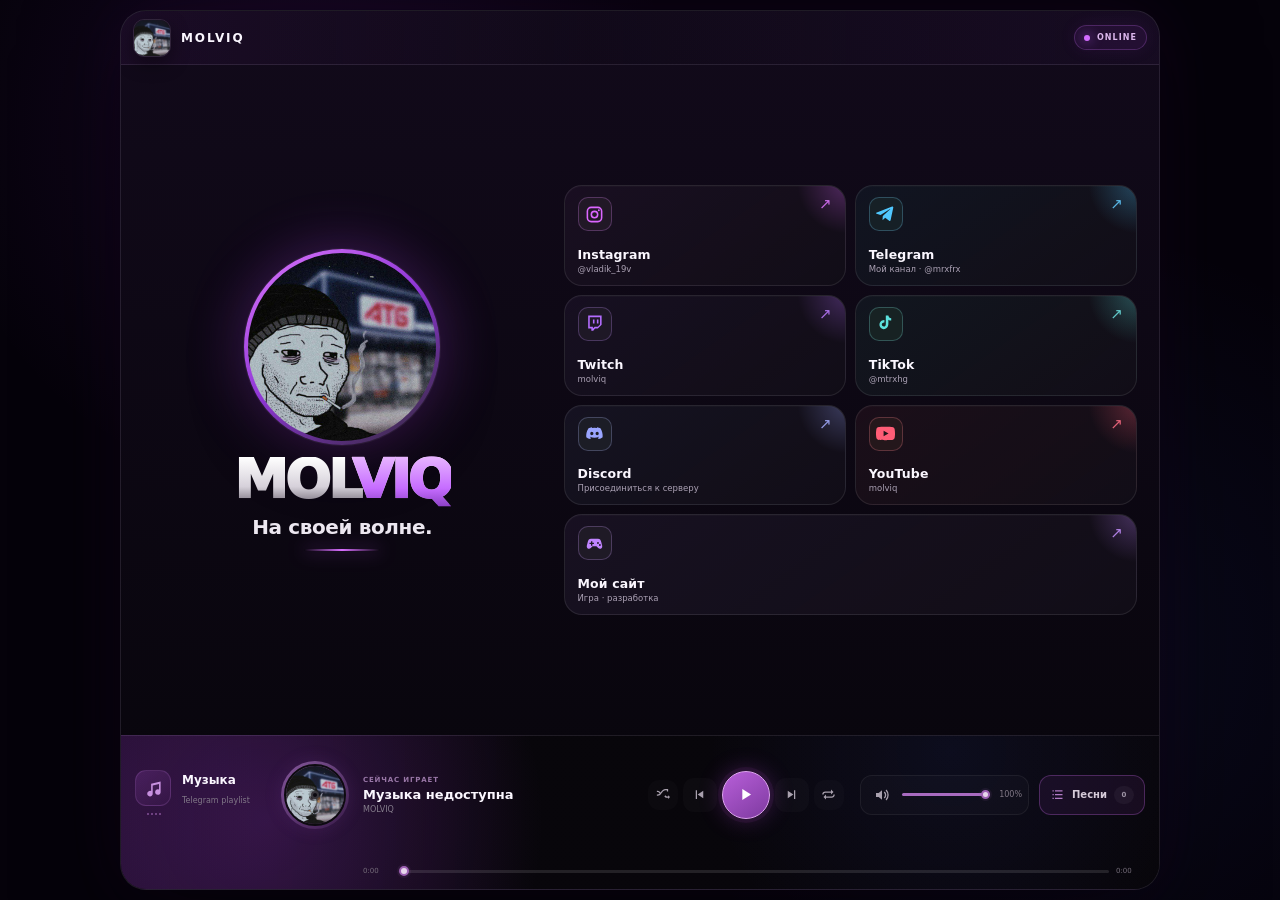
<file: index.html>
<!doctype html>
<html lang="ru">
<head>
<meta charset="utf-8">
<meta name="viewport" content="width=device-width,initial-scale=1,viewport-fit=cover">
<meta name="theme-color" content="#050306">
<title>MOLVIQ</title>
<link rel="icon" href="favicon.ico">
<link rel="icon" type="image/png" sizes="32x32" href="favicon-32.png">
<link rel="icon" type="image/png" sizes="64x64" href="favicon-64.png">
<link rel="apple-touch-icon" href="apple-touch-icon.png">
<link rel="stylesheet" href="style.css">
</head>
<body>
<main class="app">
  <header class="topbar">
    <div class="top-id"><img src="profile.jpg" alt=""><strong>MOLVIQ</strong></div>
    <div class="online">ONLINE</div>
  </header>

  <section class="content">
    <div class="profile">
      <div class="avatar-frame"><img src="profile.jpg" alt="Molviq"></div>
      <h1>MOL<span>VIQ</span></h1>
      <p class="phrase">На своей волне.</p>
    </div>

    <div class="links">
      <a class="social instagram" href="https://www.instagram.com/vladik_19v/" target="_blank" rel="noopener" aria-label="Instagram">
        <div class="social-head"><div class="icon"><svg viewBox="0 0 24 24"><path d="M7.75 2h8.5A5.76 5.76 0 0 1 22 7.75v8.5A5.76 5.76 0 0 1 16.25 22h-8.5A5.76 5.76 0 0 1 2 16.25v-8.5A5.76 5.76 0 0 1 7.75 2Zm0 2A3.75 3.75 0 0 0 4 7.75v8.5A3.75 3.75 0 0 0 7.75 20h8.5A3.75 3.75 0 0 0 20 16.25v-8.5A3.75 3.75 0 0 0 16.25 4h-8.5ZM17.5 5.5A1.25 1.25 0 1 1 17.5 8a1.25 1.25 0 0 1 0-2.5ZM12 7a5 5 0 1 1 0 10 5 5 0 0 1 0-10Zm0 2a3 3 0 1 0 0 6 3 3 0 0 0 0-6Z"/></svg></div><span class="arrow">↗</span></div>
        <div><strong>Instagram</strong><small>@vladik_19v</small></div>
      </a>

      <a class="social telegram" href="https://t.me/musiccloudtg" target="_blank" rel="noopener" aria-label="Telegram">
        <div class="social-head"><div class="icon"><svg viewBox="0 0 24 24"><path d="M21.8 3.6 18.5 19c-.25 1.08-.92 1.35-1.86.84l-5-3.69-2.41 2.32c-.27.27-.49.49-1 .49l.36-5.1 9.28-8.39c.4-.36-.09-.56-.63-.2L5.77 12.5.83 10.96c-1.08-.34-1.1-1.08.23-1.6L20.4 1.9c.9-.33 1.69.2 1.4 1.7Z"/></svg></div><span class="arrow">↗</span></div>
        <div><strong>Telegram</strong><small>Мой канал · @mrxfrx</small></div>
      </a>

      <a class="social twitch" href="https://www.twitch.tv/molviq29" target="_blank" rel="noopener" aria-label="Twitch">
        <div class="social-head"><div class="icon"><svg viewBox="0 0 24 24"><path d="M4 2h17v11.5l-4.8 4.8h-3.5L10.4 21H8v-2.7H4V2Zm2 2v12h4v2.2l2.2-2.2h4L19 13.2V4H6Zm4 3h2v5h-2V7Zm5 0h2v5h-2V7Z"/></svg></div><span class="arrow">↗</span></div>
        <div><strong>Twitch</strong><small>molviq</small></div>
      </a>

      <a class="social tiktok" href="https://www.tiktok.com/@mtrxhg" target="_blank" rel="noopener" aria-label="TikTok">
        <div class="social-head"><div class="icon"><svg viewBox="0 0 24 24"><path d="M15.6 2c.35 2.02 1.54 3.23 3.62 3.39V8.2c-1.2.12-2.25-.28-3.58-1.08v5.35c0 6.8-7.42 8.92-10.4 4.05-1.91-3.13-.74-8.62 5.4-8.84v2.97c-.46.07-.95.18-1.39.33-1.34.45-2.1 1.29-1.89 2.72.4 2.75 5.45 3.56 5.03-1.81V2h3.21Z"/></svg></div><span class="arrow">↗</span></div>
        <div><strong>TikTok</strong><small>@mtrxhg</small></div>
      </a>

      <a class="social discord" href="https://discord.gg/qMHVXrs7yF" target="_blank" rel="noopener" aria-label="Discord">
        <div class="social-head"><div class="icon"><svg viewBox="0 0 24 24"><path d="M19.5 5.34A16.3 16.3 0 0 0 15.44 4l-.5 1.02a15.4 15.4 0 0 0-5.87 0L8.55 4A16.44 16.44 0 0 0 4.5 5.35C1.93 9.17 1.24 12.9 1.6 16.58a16.7 16.7 0 0 0 4.98 2.52l1.2-1.64a10.8 10.8 0 0 1-1.88-.9l.46-.36c3.62 1.68 7.55 1.68 11.13 0l.46.36c-.6.35-1.23.65-1.88.9l1.2 1.64a16.64 16.64 0 0 0 4.98-2.52c.43-4.27-.74-7.96-2.75-11.24ZM8.62 14.32c-1.09 0-1.98-1-1.98-2.22 0-1.23.87-2.22 1.98-2.22 1.12 0 2.01 1 1.99 2.22 0 1.22-.88 2.22-1.99 2.22Zm6.76 0c-1.09 0-1.98-1-1.98-2.22 0-1.23.87-2.22 1.98-2.22 1.12 0 2.01 1 1.99 2.22 0 1.22-.87 2.22-1.99 2.22Z"/></svg></div><span class="arrow">↗</span></div>
        <div><strong>Discord</strong><small>Присоединиться к серверу</small></div>
      </a>

      <a class="social youtube" href="https://www.youtube.com/@Molviq29" target="_blank" rel="noopener" aria-label="YouTube">
        <div class="social-head"><div class="icon"><svg viewBox="0 0 24 24"><path d="M23.5 6.2a3 3 0 0 0-2.1-2.1C19.55 3.6 12 3.6 12 3.6s-7.55 0-9.4.5A3 3 0 0 0 .5 6.2 31.1 31.1 0 0 0 0 12a31.1 31.1 0 0 0 .5 5.8 3 3 0 0 0 2.1 2.1c1.85.5 9.4.5 9.4.5s7.55 0 9.4-.5a3 3 0 0 0 2.1-2.1A31.1 31.1 0 0 0 24 12a31.1 31.1 0 0 0-.5-5.8ZM9.6 15.6V8.4L15.8 12l-6.2 3.6Z"/></svg></div><span class="arrow">↗</span></div>
        <div><strong>YouTube</strong><small>molviq</small></div>
      </a>

      <a class="social game" href="https://papachiz-game-7948828570.papachiz-music.workers.dev/" target="_blank" rel="noopener" aria-label="Мой сайт с игрой">
        <div class="social-head"><div class="icon"><svg viewBox="0 0 24 24"><path d="M7.5 6h9c2.1 0 3.4 1.4 4.2 4.6l1 4.2c.8 3.2-2.9 5.2-5 3l-2.3-2.4H9.6l-2.3 2.4c-2.1 2.2-5.8.2-5-3l1-4.2C4.1 7.4 5.4 6 7.5 6Zm.1 3v2H5.7v1.7h1.9v2h1.7v-2h2v-1.7h-2V9H7.6Zm8.8 1.2a1.2 1.2 0 1 0 0 2.4 1.2 1.2 0 0 0 0-2.4Zm2.4 2.4a1.2 1.2 0 1 0 0 2.4 1.2 1.2 0 0 0 0-2.4Z"/></svg></div><span class="arrow">↗</span></div>
        <div><strong>Мой сайт</strong><small>Игра · разработка</small></div>
      </a>
    </div>
  </section>

  <section class="musicbar" aria-label="Музыкальный плеер">
    <div class="music-brand">
      <span class="music-app-icon" aria-hidden="true">
        <svg viewBox="0 0 24 24"><path d="M9 4v11.3A3.5 3.5 0 1 0 11 18V8.2l8-2V13.3A3.5 3.5 0 1 0 21 16V3L9 6V4Z"/></svg>
      </span>
      <div>
        <strong>Музыка</strong>
        <small>Telegram playlist</small>
      </div>
      <span class="eq" id="eq" aria-hidden="true"><i></i><i></i><i></i><i></i></span>
    </div>

    <div class="disc-wrap">
      <img class="cover disc" id="cover" src="profile.jpg" alt="Обложка трека">
      <span class="disc-hole" aria-hidden="true"></span>
    </div>

    <div class="song-meta">
      <small class="song-kicker">СЕЙЧАС ИГРАЕТ</small>
      <strong id="title">Загрузка плейлиста…</strong>
      <span id="artist">MOLVIQ</span>
    </div>

    <div class="transport">
      <button id="shuffle" class="icon-btn tiny" aria-label="Перемешать" title="Перемешать">
        <svg viewBox="0 0 24 24"><path d="M17 3h4v4h-2V5h-2c-2.8 0-4.3 1.8-5.9 4-1.7 2.4-3.7 5-7.1 5H3v-2h1c2.4 0 3.8-1.8 5.5-4C11.2 5.7 13.3 3 17 3ZM3 6h1c2.3 0 3.7 1.3 5 3l-1.2 1.7C6.5 9 5.5 8 4 8H3V6Zm13.5 7.3c.8 1 1.6 1.7 2.5 1.7h2v-2l3 3-3 3v-2h-2c-1.8 0-3-.9-4-2l1.5-1.7Z"/></svg>
      </button>
      <button id="prev" class="icon-btn" aria-label="Предыдущий трек" title="Предыдущий">
        <svg viewBox="0 0 24 24"><path d="M6 5h2v14H6V5Zm12 1v12l-9-6 9-6Z"/></svg>
      </button>
      <button id="play" class="play-main" aria-label="Воспроизвести" title="Воспроизвести">
        <svg viewBox="0 0 24 24"><path d="M8 5v14l11-7L8 5Z"/></svg>
      </button>
      <button id="next" class="icon-btn" aria-label="Следующий трек" title="Следующий">
        <svg viewBox="0 0 24 24"><path d="M16 5h2v14h-2V5ZM6 6l9 6-9 6V6Z"/></svg>
      </button>
      <button id="repeat" class="icon-btn tiny repeat-button" aria-label="Повтор выключен" title="Повтор выключен">
        <svg viewBox="0 0 24 24"><path d="M7 7h9V4l4 4-4 4V9H7a3 3 0 0 0-3 3H2a5 5 0 0 1 5-5Zm10 10H8v3l-4-4 4-4v3h9a3 3 0 0 0 3-3h2a5 5 0 0 1-5 5Z"/></svg>
        <span class="repeat-one" id="repeat-one" hidden>1</span>
      </button>
    </div>

    <div class="right-controls">
      <div class="volume-control">
        <button id="mute" class="icon-btn volume-button" type="button" aria-label="Выключить звук" title="Выключить звук">
          <svg class="volume-on" viewBox="0 0 24 24"><path d="M3 9v6h4l5 4V5L7 9H3Zm11.7-.8a5 5 0 0 1 0 7.6l1.3 1.5a7 7 0 0 0 0-10.6l-1.3 1.5Zm2.7-3a10 10 0 0 1 0 13.6l1.4 1.4a12 12 0 0 0 0-16.4l-1.4 1.4Z"/></svg>
          <svg class="volume-off" viewBox="0 0 24 24" hidden><path d="M3 9v6h4l5 4V5L7 9H3Zm12.3 1.3-1.4 1.4 2.3 2.3-2.3 2.3 1.4 1.4 2.3-2.3 2.3 2.3 1.4-1.4-2.3-2.3 2.3-2.3-1.4-1.4-2.3 2.3-2.3-2.3Z"/></svg>
        </button>
        <input id="volume" class="clean-range volume-range" type="range" min="0" max="1" value="1" step="0.01" aria-label="Громкость">
        <span id="volume-value">100%</span>
      </div>

      <button class="songs-pill" id="songs-open" type="button">
        <svg viewBox="0 0 24 24"><path d="M4 5h2v2H4V5Zm4 0h12v2H8V5ZM4 11h2v2H4v-2Zm4 0h12v2H8v-2ZM4 17h2v2H4v-2Zm4 0h12v2H8v-2Z"/></svg>
        <span>Песни</span>
        <b id="track-count">0</b>
      </button>
    </div>

    <div class="seek-line">
      <span id="current">0:00</span>
      <input id="seek" class="clean-range seek-range" type="range" min="0" max="1" value="0" step="0.1" aria-label="Позиция трека">
      <span id="duration">0:00</span>
    </div>
  </section>

  <div class="playlist" id="playlist" hidden>
    <div class="playlist-card">
      <div class="playlist-top"><div><strong>Список песен</strong><small id="playlist-count">0 треков</small></div><button id="songs-close" aria-label="Закрыть">×</button></div>
      <ol id="track-list"><li class="empty">Загрузка…</li></ol>
    </div>
  </div>
</main>
<audio id="audio" preload="metadata"></audio>
<script src="app.js"></script>
</body>
</html>
</file>
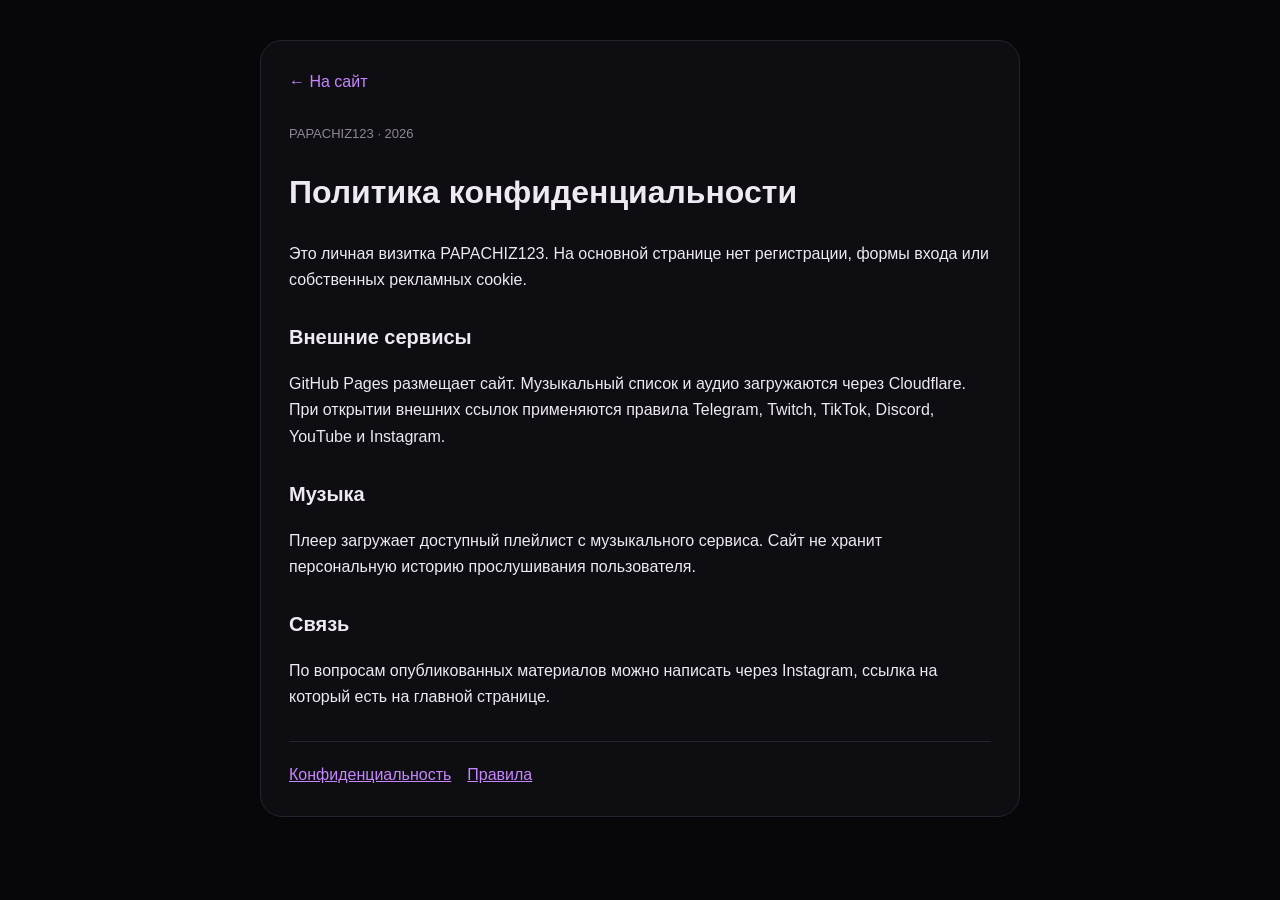
<file: privacy.html>
<!doctype html><html lang="ru"><head><meta charset="utf-8"><meta name="viewport" content="width=device-width,initial-scale=1"><title>Конфиденциальность — PAPACHIZ123</title><link rel="stylesheet" href="legal.css"></head><body><main class="legal"><a class="back" href="./">← На сайт</a><p class="meta">PAPACHIZ123 · 2026</p><h1>Политика конфиденциальности</h1><p>Это личная визитка PAPACHIZ123. На основной странице нет регистрации, формы входа или собственных рекламных cookie.</p><h2>Внешние сервисы</h2><p>GitHub Pages размещает сайт. Музыкальный список и аудио загружаются через Cloudflare. При открытии внешних ссылок применяются правила Telegram, Twitch, TikTok, Discord, YouTube и Instagram.</p><h2>Музыка</h2><p>Плеер загружает доступный плейлист с музыкального сервиса. Сайт не хранит персональную историю прослушивания пользователя.</p><h2>Связь</h2><p>По вопросам опубликованных материалов можно написать через Instagram, ссылка на который есть на главной странице.</p><nav class="links"><a href="privacy.html">Конфиденциальность</a><a href="terms.html">Правила</a></nav></main></body></html>
</file>
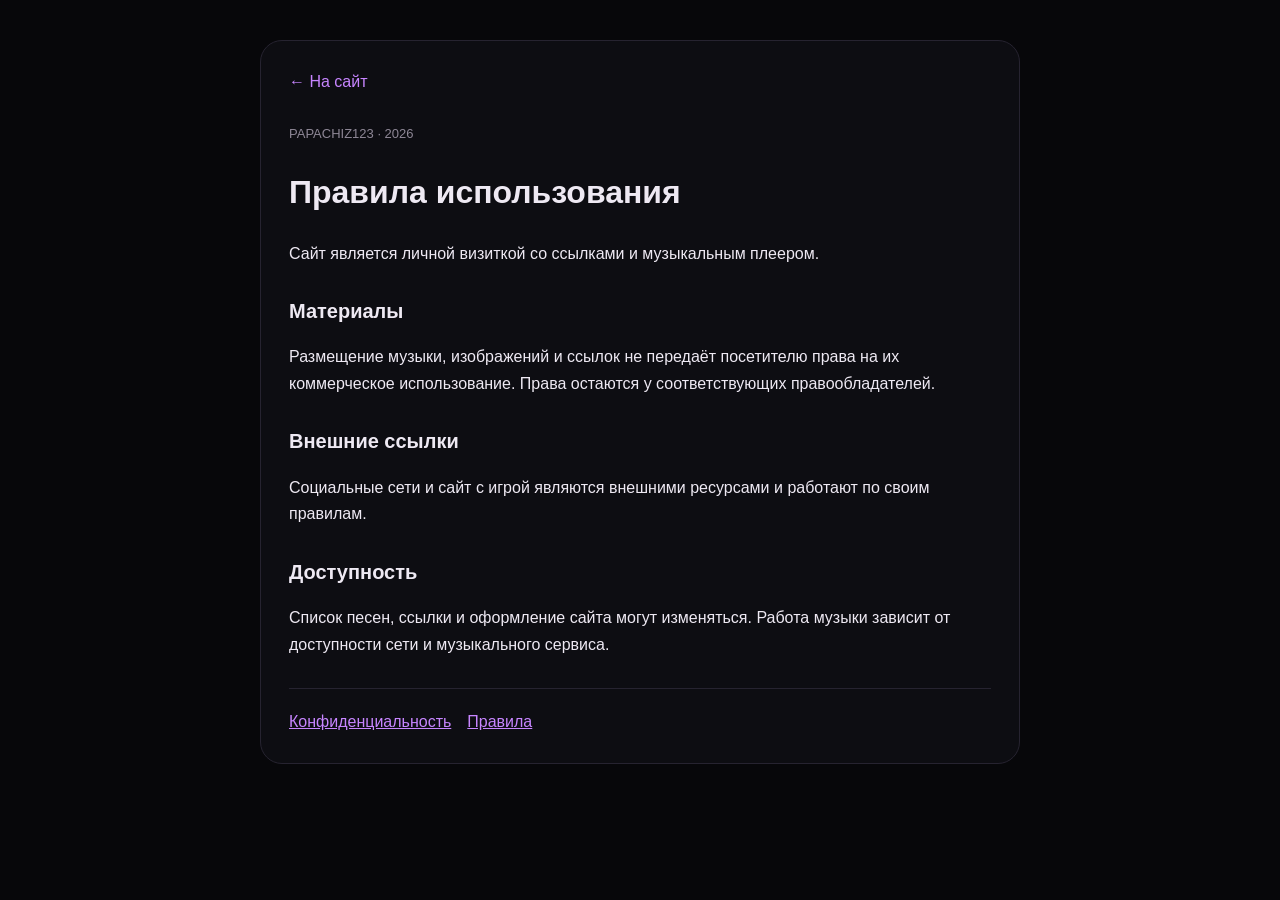
<file: terms.html>
<!doctype html><html lang="ru"><head><meta charset="utf-8"><meta name="viewport" content="width=device-width,initial-scale=1"><title>Правила — PAPACHIZ123</title><link rel="stylesheet" href="legal.css"></head><body><main class="legal"><a class="back" href="./">← На сайт</a><p class="meta">PAPACHIZ123 · 2026</p><h1>Правила использования</h1><p>Сайт является личной визиткой со ссылками и музыкальным плеером.</p><h2>Материалы</h2><p>Размещение музыки, изображений и ссылок не передаёт посетителю права на их коммерческое использование. Права остаются у соответствующих правообладателей.</p><h2>Внешние ссылки</h2><p>Социальные сети и сайт с игрой являются внешними ресурсами и работают по своим правилам.</p><h2>Доступность</h2><p>Список песен, ссылки и оформление сайта могут изменяться. Работа музыки зависит от доступности сети и музыкального сервиса.</p><nav class="links"><a href="privacy.html">Конфиденциальность</a><a href="terms.html">Правила</a></nav></main></body></html>
</file>
<file: style.css>
:root{
  --bg:#030204;
  --card:#0a090d;
  --card2:#100d14;
  --line:rgba(255,255,255,.075);
  --text:#f6f3f8;
  --muted:#8d8595;
  --purple:#8b39d2;
  --purple2:#c060ff;
  --purpleGlow:rgba(153,60,224,.22);
}
*{box-sizing:border-box;-webkit-tap-highlight-color:transparent}
[hidden]{display:none!important}
html,body{width:100%;height:100%;margin:0;overflow:hidden;background:var(--bg);color:var(--text);font-family:Inter,ui-sans-serif,system-ui,-apple-system,BlinkMacSystemFont,"Segoe UI",sans-serif}
button,input{font:inherit}button{cursor:pointer}a{color:inherit}
body{min-height:100dvh;background:radial-gradient(circle at 50% -12%,rgba(139,57,210,.17),transparent 34%),radial-gradient(circle at 110% 95%,rgba(98,33,150,.08),transparent 28%),linear-gradient(180deg,#020203,#060507)}
body::before{content:"";position:fixed;inset:0;pointer-events:none;opacity:.15;background-image:linear-gradient(rgba(255,255,255,.016) 1px,transparent 1px),linear-gradient(90deg,rgba(255,255,255,.016) 1px,transparent 1px);background-size:36px 36px}
.app{position:relative;z-index:1;width:min(1040px,calc(100vw - 20px));height:calc(100dvh - 20px);max-height:900px;margin:10px auto;border:1px solid var(--line);border-radius:26px;overflow:hidden;background:radial-gradient(circle at 50% 24%,rgba(133,45,205,.075),transparent 34%),linear-gradient(180deg,rgba(14,13,17,.985),rgba(7,6,9,.99));box-shadow:0 26px 80px rgba(0,0,0,.62);display:grid;grid-template-rows:54px minmax(0,1fr) 154px}
.topbar{display:flex;align-items:center;justify-content:space-between;gap:12px;padding:7px 12px;border-bottom:1px solid var(--line);background:rgba(0,0,0,.25)}
.top-id{display:flex;align-items:center;gap:10px;min-width:0}.top-id img{width:38px;height:38px;object-fit:cover;border-radius:11px;border:1px solid rgba(255,255,255,.10);box-shadow:0 7px 18px rgba(0,0,0,.38);flex:0 0 auto}.top-id strong{font-size:12px;letter-spacing:.16em;text-transform:uppercase;white-space:nowrap}
.online{display:flex;align-items:center;gap:7px;flex:0 0 auto;border:1px solid var(--line);border-radius:999px;padding:7px 9px;color:#bdb8c2;background:rgba(255,255,255,.02);font-size:8px;font-weight:800;letter-spacing:.13em;text-transform:uppercase}.online::before{content:"";width:6px;height:6px;border-radius:50%;background:var(--purple2);box-shadow:0 0 12px rgba(192,96,255,.95)}
.content{min-height:0;display:grid;grid-template-columns:minmax(240px,.82fr) minmax(340px,1.18fr);gap:22px;align-items:center;padding:14px 22px}
.profile{min-width:0;display:flex;flex-direction:column;align-items:center;justify-content:center;text-align:center;gap:12px}
.avatar-frame{width:clamp(138px,18vw,196px);aspect-ratio:1;border-radius:50%;padding:4px;background:linear-gradient(145deg,var(--purple2),#39124f 48%,rgba(255,255,255,.11));box-shadow:0 0 0 1px rgba(255,255,255,.04),0 0 44px rgba(161,62,232,.22),0 18px 46px rgba(0,0,0,.5)}
.avatar-frame img{width:100%;height:100%;display:block;object-fit:cover;border-radius:50%;filter:brightness(.9) contrast(1.08) saturate(.9)}
h1{margin:0;font-size:clamp(36px,4.6vw,54px);line-height:.86;letter-spacing:-.055em;font-weight:950;text-transform:uppercase;background:linear-gradient(180deg,#fff,#d6d1da 63%,#79727e);-webkit-background-clip:text;background-clip:text;color:transparent}h1 span{background:linear-gradient(180deg,#e0b6ff,#9f4ee3 72%,#62308d);-webkit-background-clip:text;background-clip:text;color:transparent}
.phrase{margin:0;font-size:clamp(15px,2vw,20px);line-height:1.18;font-weight:760;color:#ece7f0;letter-spacing:-.02em}.phrase::after{content:"";display:block;width:76px;height:2px;margin:9px auto 0;background:linear-gradient(90deg,transparent,var(--purple2),transparent);box-shadow:0 0 13px rgba(192,96,255,.48)}
.links{min-width:0;display:grid;grid-template-columns:repeat(2,minmax(0,1fr));grid-template-rows:repeat(4,minmax(0,1fr));gap:9px;height:min(430px,51vh)}
.social{--accent:#ba75ff;position:relative;min-width:0;min-height:0;border:1px solid var(--line);border-radius:18px;background:linear-gradient(145deg,rgba(255,255,255,.038),rgba(255,255,255,.012)),var(--card);text-decoration:none;color:var(--text);padding:11px 13px;display:flex;flex-direction:column;justify-content:space-between;overflow:hidden;transition:.18s ease}.social.game{grid-column:1/-1}
.social::before{content:"";position:absolute;width:100px;height:100px;right:-52px;top:-52px;border-radius:50%;background:radial-gradient(circle,color-mix(in srgb,var(--accent) 22%,transparent),transparent 70%);pointer-events:none}.social:hover{transform:translateY(-2px);border-color:color-mix(in srgb,var(--accent) 35%,transparent);background:linear-gradient(145deg,color-mix(in srgb,var(--accent) 9%,transparent),rgba(255,255,255,.015)),var(--card)}.social:active{transform:scale(.985)}
.social-head{display:flex;align-items:flex-start;justify-content:space-between;gap:10px}.icon{width:34px;height:34px;border-radius:10px;display:grid;place-items:center;border:1px solid color-mix(in srgb,var(--accent) 20%,rgba(255,255,255,.075));background:color-mix(in srgb,var(--accent) 8%,#111113)}.icon svg{width:19px;height:19px;display:block;fill:var(--accent)}.arrow{color:color-mix(in srgb,var(--accent) 76%,#7a7380);font-size:15px;line-height:1}.social strong{display:block;font-size:12.5px;letter-spacing:.01em}.social small{display:block;margin-top:2px;color:var(--muted);font-size:8.5px}
.instagram{--accent:#db66ff}.telegram{--accent:#50c8ff}.twitch{--accent:#b46dff}.tiktok{--accent:#5ce1dd}.discord{--accent:#9aa5ff}.youtube{--accent:#ff5d76}.game{--accent:#c084ff}
.musicbar{
  position:relative;
  min-height:0;
  display:grid;
  grid-template-columns:138px 76px minmax(120px,1fr) 210px 220px;
  grid-template-rows:minmax(58px,1fr) 30px;
  align-items:center;
  gap:7px 13px;
  padding:11px 14px 10px;
  border-top:1px solid var(--line);
  background:
    radial-gradient(circle at 18% 55%,rgba(132,59,174,.11),transparent 29%),
    linear-gradient(90deg,rgba(33,17,43,.48),rgba(8,7,10,.98) 38%);
}
.music-brand{
  display:grid;
  grid-template-columns:38px minmax(0,1fr);
  grid-template-rows:auto auto;
  column-gap:9px;
  align-items:center;
  min-width:0;
}
.music-app-icon{
  grid-row:1/3;
  width:36px;height:36px;border-radius:11px;
  display:grid;place-items:center;
  color:#c790df;
  background:linear-gradient(145deg,rgba(157,75,194,.24),rgba(82,37,99,.16));
  border:1px solid rgba(197,130,226,.18);
}
.music-app-icon svg{width:19px;height:19px;fill:currentColor}
.music-brand strong{font-size:12px;line-height:1.1}
.music-brand small{font-size:8px;color:#807787;margin-top:2px}
.eq{
  grid-column:1/3;
  justify-self:start;
  margin-left:7px;
  width:23px;height:13px;
  display:flex;align-items:center;justify-content:center;gap:2px;
  opacity:.62
}
.eq i{
  width:2px;height:2px;border-radius:99px;
  background:#b778ce;
  box-shadow:0 0 6px rgba(181,103,205,.35);
  transition:height .08s ease
}
.eq:not(.playing) i{height:2px!important}
.disc-wrap{
  position:relative;width:68px;height:68px;justify-self:center;
  border-radius:50%;padding:3px;
  background:linear-gradient(145deg,rgba(195,137,222,.58),rgba(92,45,113,.32));
  box-shadow:0 0 18px rgba(146,66,178,.16)
}
.cover.disc{
  width:100%;height:100%;display:block;object-fit:cover;border-radius:50%;
  border:2px solid #0d0b10;
  animation:disc-spin 11s linear infinite;
  animation-play-state:paused
}
.cover.disc.playing{animation-play-state:running}
.disc-hole{
  position:absolute;left:50%;top:50%;width:8px;height:8px;transform:translate(-50%,-50%);
  border-radius:50%;background:#0b0910;border:2px solid rgba(255,255,255,.18);
  box-shadow:0 0 0 2px rgba(0,0,0,.28)
}
@keyframes disc-spin{to{transform:rotate(360deg)}}

.song-meta{min-width:0}
.song-kicker{display:block;color:#9977a7;font-size:7px;font-weight:800;letter-spacing:.12em;margin-bottom:3px}
.song-meta strong,.song-meta span{display:block;white-space:nowrap;overflow:hidden;text-overflow:ellipsis}
.song-meta strong{font-size:13px}
.song-meta span{margin-top:3px;color:#857d8b;font-size:8px;text-transform:uppercase}

.transport{display:flex;align-items:center;justify-content:center;gap:5px}
.icon-btn,.play-main{
  position:relative;border:0;display:grid;place-items:center;color:#a9a1ae;
  transition:background .15s,color .15s,transform .15s
}
.icon-btn{
  width:34px;height:34px;border-radius:11px;background:rgba(255,255,255,.018)
}
.icon-btn.tiny{width:30px;height:30px}
.icon-btn svg{width:15px;height:15px;fill:currentColor}
.icon-btn:hover{background:rgba(255,255,255,.055);color:#f0eaf3}
.icon-btn.active{color:#cf9de2;background:rgba(152,78,184,.11)}
.play-main{
  width:48px;height:48px;border-radius:50%;
  background:linear-gradient(145deg,#a55ac2,#713889);
  color:white;border:1px solid #c88edf;
  box-shadow:0 0 0 4px rgba(163,82,194,.07),0 0 17px rgba(151,67,185,.23)
}
.play-main:hover{transform:scale(1.03);background:linear-gradient(145deg,#ad62c9,#783d90)}
.play-main svg{width:19px;height:19px;fill:currentColor}
.repeat-one{
  position:absolute;right:-1px;top:-2px;width:13px;height:13px;border-radius:999px;
  display:grid;place-items:center;background:#d5a4e3;color:#251229;
  font-size:8px;font-weight:900;box-shadow:0 0 8px rgba(205,143,221,.35)
}

.right-controls{display:flex;align-items:center;justify-content:flex-end;gap:8px;min-width:0}
.volume-control{
  min-width:0;display:grid;grid-template-columns:31px minmax(68px,1fr) 31px;align-items:center;gap:6px;
  height:40px;padding:4px 7px;
  border:1px solid rgba(255,255,255,.06);border-radius:12px;
  background:rgba(255,255,255,.018)
}
.volume-button{width:29px;height:29px;background:transparent}
.volume-button svg{width:16px;height:16px}
.volume-control>span{font-size:8px;color:#827987;text-align:right;font-variant-numeric:tabular-nums}
.songs-pill{
  height:40px;display:flex;align-items:center;gap:7px;padding:0 10px;
  border:1px solid rgba(174,103,202,.18);border-radius:12px;
  background:rgba(115,58,138,.07);color:#d6cbd9
}
.songs-pill:hover{background:rgba(115,58,138,.13);border-color:rgba(174,103,202,.30)}
.songs-pill svg{width:15px;height:15px;fill:#b17ac5}
.songs-pill span{font-size:10px;font-weight:800}
.songs-pill b{
  min-width:20px;height:18px;padding:0 5px;border-radius:999px;display:grid;place-items:center;
  background:rgba(255,255,255,.045);color:#9e94a5;font-size:7px
}

.seek-line{
  grid-column:3/6;
  display:grid;grid-template-columns:29px minmax(0,1fr) 29px;align-items:center;gap:7px;
  align-self:end;color:#756d7a;font-size:7px;font-variant-numeric:tabular-nums
}
.clean-range{
  --fill:0%;
  width:100%;height:16px;margin:0;padding:0;
  appearance:none;-webkit-appearance:none;
  background:transparent;cursor:pointer
}
.clean-range::-webkit-slider-runnable-track{
  height:3px;border-radius:999px;background:
    linear-gradient(90deg,#a86bc0 0 var(--fill),rgba(255,255,255,.11) var(--fill) 100%)
}
.clean-range::-webkit-slider-thumb{
  appearance:none;-webkit-appearance:none;
  width:10px;height:10px;margin-top:-3.5px;border-radius:50%;
  background:#e7d7ec;border:2px solid #9d61b3;
  box-shadow:0 0 0 2px rgba(157,97,179,.10)
}
.clean-range::-moz-range-track{height:3px;border:0;border-radius:999px;background:rgba(255,255,255,.11)}
.clean-range::-moz-range-progress{height:3px;border-radius:999px;background:#a86bc0}
.clean-range::-moz-range-thumb{width:8px;height:8px;border-radius:50%;background:#e7d7ec;border:2px solid #9d61b3}
.volume-range{height:14px}
.volume-range::-webkit-slider-runnable-track{height:3px}
.volume-range::-webkit-slider-thumb{width:9px;height:9px;margin-top:-3px}

.playlist{
  position:absolute;inset:54px 0 154px;z-index:10;display:grid;place-items:center end;padding:14px;
  background:rgba(3,2,4,.48);backdrop-filter:blur(9px)
}
.playlist-card{
  width:min(560px,calc(100% - 8px));height:min(510px,100%);display:flex;flex-direction:column;
  border:1px solid rgba(170,100,197,.22);border-radius:18px;
  background:linear-gradient(180deg,#0c0a0f,#09080c);
  box-shadow:0 24px 70px rgba(0,0,0,.58);overflow:hidden
}
.playlist-top{
  min-height:58px;display:flex;align-items:center;justify-content:space-between;padding:0 13px 0 15px;
  border-bottom:1px solid var(--line)
}
.playlist-top strong{display:block;font-size:14px}
.playlist-top small{display:block;margin-top:3px;color:var(--muted);font-size:9px}
.playlist-top button{
  width:34px;height:34px;border:1px solid var(--line);border-radius:10px;background:#121016;color:#d5cdd9;font-size:21px
}
.playlist ol{
  list-style:none;margin:0;padding:8px;overflow:auto;display:grid;gap:5px;
  scrollbar-width:thin;scrollbar-color:#584861 transparent
}
.playlist ol::-webkit-scrollbar{width:6px}
.playlist ol::-webkit-scrollbar-thumb{background:#584861;border-radius:999px}
.track{
  width:100%;display:grid;grid-template-columns:40px minmax(0,1fr) auto 22px;align-items:center;gap:10px;
  padding:7px 9px;border:1px solid transparent;border-radius:12px;background:transparent;color:var(--text);text-align:left
}
.track:hover{background:rgba(255,255,255,.04)}
.track.active{
  background:linear-gradient(90deg,rgba(124,65,147,.15),rgba(255,255,255,.025));
  border-color:rgba(170,100,197,.15)
}
.track-cover{
  width:40px;height:40px;object-fit:cover;border-radius:50%;
  border:1px solid rgba(255,255,255,.08);box-shadow:0 5px 12px rgba(0,0,0,.22)
}
.track-copy{min-width:0}
.track-copy strong,.track-copy small{display:block;white-space:nowrap;overflow:hidden;text-overflow:ellipsis}
.track-copy strong{font-size:11px}
.track-copy small{margin-top:2px;color:#807887;font-size:8px}
.track-time{font-size:8px;color:#92869c;font-variant-numeric:tabular-nums}
.track-state{width:20px;height:20px;display:grid;place-items:center;color:#ac72c2}
.track-state svg{width:12px;height:12px;fill:currentColor}
.track:not(.active) .track-state{opacity:.13}
.empty{padding:24px;text-align:center;color:#877f8d;font-size:11px}
@media(max-height:780px) and (min-width:761px){.app{height:calc(100dvh - 8px);margin:4px auto;grid-template-rows:50px minmax(0,1fr) 136px}.content{padding:8px 18px}.avatar-frame{width:clamp(110px,17vh,145px)}h1{font-size:clamp(34px,6vh,52px)}.phrase{font-size:clamp(13px,2.4vh,17px)}.links{height:min(350px,50vh);gap:7px}.social{padding:8px 10px;border-radius:15px}.icon{width:29px;height:29px}.musicbar{grid-template-columns:124px 66px minmax(100px,1fr) 190px 190px;padding:8px 11px}.disc-wrap{width:61px;height:61px}.seek-line{grid-column:3/6}.playlist{inset:50px 0 136px}}
@media(max-width:760px){.app{width:calc(100vw - 12px);height:auto;max-height:calc(100dvh - 12px);margin:6px auto;border-radius:20px;grid-template-rows:48px auto 116px}.topbar{padding:5px 9px}.top-id img{width:34px;height:34px;border-radius:10px}.top-id strong{font-size:11px}.online{font-size:7px;padding:6px 8px}.content{grid-template-columns:1fr;grid-template-rows:auto auto;gap:10px;padding:8px 9px 8px;align-content:center;justify-content:center}.profile{gap:5px}.avatar-frame{width:clamp(88px,22vw,112px);padding:3px}h1{font-size:clamp(29px,9.4vw,42px)}.phrase{font-size:clamp(12px,3.8vw,15px)}.phrase::after{margin-top:5px;width:52px}.links{height:100%;min-height:0;max-height:274px;grid-template-columns:repeat(3,minmax(0,1fr));grid-template-rows:repeat(3,minmax(0,1fr));gap:6px}.social{border-radius:13px;padding:7px 8px}.social.game{grid-column:1/-1}.icon{width:28px;height:28px;border-radius:9px}.icon svg{width:16px;height:16px}.social strong{font-size:9.5px}.social small{display:none}.game small{display:block;font-size:7px}.arrow{font-size:12px}.musicbar{padding:7px 8px;grid-template-columns:52px minmax(0,1fr) 58px;gap:8px}.music-badge{display:none}.cover{width:52px;height:52px;border-radius:10px}.track-title strong{font-size:11px}.track-title small{font-size:7.5px}.timeline{margin-top:3px;grid-template-columns:23px 1fr 23px;gap:4px;font-size:6.5px}.controls{gap:2px;margin-top:0}.controls button{width:22px;height:22px;font-size:9px}.controls .primary{width:30px;height:30px}.music-tools{gap:4px}.volume-box{padding:3px;border-radius:9px;grid-template-columns:26px 1fr;gap:4px}.mute-button{width:25px;height:25px}.mute-button svg{width:14px;height:14px}.volume-slider-wrap{grid-template-columns:1fr}.volume-slider-wrap span{display:none}.volume-range{height:10px}.songs-button{height:31px;display:grid;grid-template-columns:1fr;place-items:center;padding:0}.songs-button svg{width:17px;height:17px}.songs-button span,.songs-button b{display:none}.playlist{inset:48px 0 116px;padding:8px}.playlist-card{width:100%;height:100%;border-radius:14px}.track{grid-template-columns:38px minmax(0,1fr) auto 20px;gap:8px}.track-cover{width:38px;height:38px}}
@media(max-width:390px){.top-id strong{font-size:10px}.avatar-frame{width:82px}h1{font-size:28px}.phrase{font-size:11.5px}.links{max-height:246px}.social{padding:6px 7px}.icon{width:26px;height:26px}.social strong{font-size:9px}}
@media(max-width:760px) and (max-height:640px){.content{grid-template-columns:.72fr 1.28fr;grid-template-rows:1fr;gap:7px}.profile{gap:4px}.avatar-frame{width:70px}h1{font-size:25px}.phrase{font-size:10px}.links{max-height:none;height:100%;grid-template-columns:repeat(2,minmax(0,1fr));grid-template-rows:repeat(4,minmax(0,1fr))}.social{padding:5px 6px}.icon{width:24px;height:24px}.musicbar{grid-template-rows:1fr}}
@media(prefers-reduced-motion:reduce){*{transition:none!important}}

@media(max-width:760px){
  .app{grid-template-rows:48px minmax(0,1fr) 122px}
  .musicbar{
    grid-template-columns:48px minmax(0,1fr) 106px;
    grid-template-rows:58px 30px;
    gap:4px 8px;
    padding:7px 8px;
  }
  .music-brand{display:none}
  .disc-wrap{width:48px;height:48px;grid-row:1;grid-column:1}
  .song-meta{grid-row:1;grid-column:2;align-self:center}
  .song-kicker{display:none}
  .song-meta strong{font-size:11px}
  .song-meta span{font-size:7px}
  .transport{grid-row:1;grid-column:3;gap:1px}
  .transport .tiny{display:none}
  .transport .icon-btn{width:25px;height:25px}
  .transport .play-main{width:34px;height:34px}
  .right-controls{grid-row:2;grid-column:3;gap:4px}
  .volume-control{display:none}
  .songs-pill{height:27px;padding:0 8px}
  .songs-pill span{display:none}
  .seek-line{grid-row:2;grid-column:1/3}
  .playlist{inset:48px 0 122px;padding:8px}
  .playlist-card{width:100%;height:100%;border-radius:14px}
  .track{grid-template-columns:36px minmax(0,1fr) auto 18px;gap:8px}
  .track-cover{width:36px;height:36px}
}


/* MOLVIQ — saturation pass. Layout and functionality intentionally unchanged. */
:root{
  --bg:#05020a;
  --card:#100b17;
  --card2:#181022;
  --line:rgba(232,211,255,.105);
  --text:#fbf7ff;
  --muted:#aaa0b3;
  --purple:#a83df0;
  --purple2:#d36cff;
  --purpleGlow:rgba(188,76,255,.31);
}
body{
  background:
    radial-gradient(circle at 24% 14%,rgba(147,47,224,.12),transparent 30%),
    radial-gradient(circle at 83% 72%,rgba(62,108,255,.08),transparent 34%),
    var(--bg);
}
.app{
  background:linear-gradient(180deg,rgba(18,10,27,.985),rgba(7,5,11,.992));
  box-shadow:0 28px 95px rgba(0,0,0,.62),0 0 70px rgba(151,49,226,.09);
}
.topbar{
  background:linear-gradient(90deg,rgba(45,17,61,.32),rgba(11,8,16,.08) 45%,rgba(39,17,57,.24));
}
.online{
  border-color:rgba(207,112,255,.24);
  background:rgba(167,62,220,.09);
  color:#dcb7ed;
  box-shadow:0 0 18px rgba(178,73,235,.08);
}
.avatar-frame{
  background:linear-gradient(145deg,#de78ff,#8e36d5 48%,rgba(255,255,255,.13));
  box-shadow:0 0 0 1px rgba(255,255,255,.055),0 0 58px rgba(188,73,255,.30),0 20px 50px rgba(0,0,0,.52);
}
h1 span{
  background:linear-gradient(180deg,#f0c8ff,#c66cff 64%,#7e36b8);
  -webkit-background-clip:text;background-clip:text;color:transparent;
}
.phrase::after{background:linear-gradient(90deg,transparent,#d96eff,transparent);box-shadow:0 0 17px rgba(211,108,255,.62)}
.social{
  border-color:rgba(255,255,255,.09);
  background:linear-gradient(145deg,color-mix(in srgb,var(--accent) 6%,transparent),rgba(255,255,255,.016)),#0d0913;
  box-shadow:inset 0 1px rgba(255,255,255,.02);
}
.social::before{background:radial-gradient(circle,color-mix(in srgb,var(--accent) 30%,transparent),transparent 70%)}
.social:hover{
  border-color:color-mix(in srgb,var(--accent) 52%,transparent);
  background:linear-gradient(145deg,color-mix(in srgb,var(--accent) 14%,transparent),rgba(255,255,255,.018)),#100b17;
  box-shadow:0 12px 34px color-mix(in srgb,var(--accent) 12%,transparent);
}
.musicbar{
  background:
    radial-gradient(circle at 14% 55%,rgba(173,66,231,.19),transparent 31%),
    radial-gradient(circle at 80% 10%,rgba(76,92,255,.08),transparent 29%),
    linear-gradient(90deg,rgba(48,18,64,.64),rgba(8,6,11,.99) 39%);
}
.play-main{background:linear-gradient(145deg,#b85fd9,#7e3aa0);border-color:#e0a4f2;box-shadow:0 0 0 4px rgba(183,85,218,.08),0 0 24px rgba(180,73,222,.32)}
.play-main:hover{background:linear-gradient(145deg,#c86be8,#8b42ad)}
.songs-pill{border-color:rgba(209,111,243,.28);background:rgba(144,55,176,.11)}
.songs-pill:hover{background:rgba(155,63,190,.18);border-color:rgba(221,130,251,.42)}
.playlist-card{border-color:rgba(211,118,245,.31);background:linear-gradient(180deg,#120b17,#0a0710);box-shadow:0 26px 80px rgba(0,0,0,.64),0 0 46px rgba(155,58,220,.10)}

/* MOLVIQ — music player alignment fix.
   Keeps the original look, but gives the volume block and Songs button
   their own space so they never collide on desktop/short laptop screens. */
@media (min-width:761px){
  .musicbar{
    grid-template-columns:132px 72px minmax(150px,1fr) 205px minmax(260px,285px);
    column-gap:12px;
  }
  .right-controls{
    width:100%;
    min-width:0;
    display:grid;
    grid-template-columns:minmax(135px,1fr) auto;
    align-items:center;
    justify-content:stretch;
    gap:10px;
  }
  .volume-control{
    width:100%;
    min-width:0;
    grid-template-columns:30px minmax(56px,1fr) auto;
    gap:5px;
    padding:4px 6px;
  }
  .volume-control>span{min-width:27px}
  .songs-pill{
    flex:0 0 auto;
    white-space:nowrap;
    justify-content:center;
  }
}

@media (max-height:780px) and (min-width:761px){
  .musicbar{
    grid-template-columns:120px 64px minmax(120px,1fr) 185px minmax(250px,270px);
    column-gap:10px;
    padding-left:12px;
    padding-right:12px;
  }
  .right-controls{gap:9px}
}

@media (min-width:761px) and (max-width:920px){
  .musicbar{
    grid-template-columns:104px 60px minmax(95px,1fr) 170px minmax(220px,238px);
    column-gap:8px;
    padding-left:10px;
    padding-right:10px;
  }
  .music-brand{grid-template-columns:32px minmax(0,1fr);column-gap:7px}
  .music-app-icon{width:31px;height:31px}
  .music-brand strong{font-size:11px}
  .music-brand small{font-size:7px}
  .disc-wrap{width:58px;height:58px}
  .transport{gap:2px}
  .icon-btn{width:30px;height:30px}
  .icon-btn.tiny{width:27px;height:27px}
  .play-main{width:43px;height:43px}
  .right-controls{gap:7px;grid-template-columns:minmax(112px,1fr) auto}
  .volume-control{grid-template-columns:28px minmax(42px,1fr);gap:4px;padding:4px 5px}
  .volume-control>span{display:none}
  .songs-pill{padding:0 9px}
}
</file>
<file: legal.css>
*{box-sizing:border-box}body{margin:0;background:#07070a;color:#eee9f3;font:16px/1.65 -apple-system,BlinkMacSystemFont,"Segoe UI",Arial,sans-serif}.legal{width:min(760px,calc(100% - 28px));margin:40px auto;padding:28px;border:1px solid #262330;border-radius:22px;background:#0d0d12}.legal a{color:#c785ff}.legal h1{font-size:32px}.legal h2{margin-top:28px;font-size:20px}.meta{color:#8e8796;font-size:13px}.back{display:inline-block;margin-bottom:15px;text-decoration:none}.links{display:flex;gap:16px;margin-top:30px;padding-top:20px;border-top:1px solid #262330}
</file>
